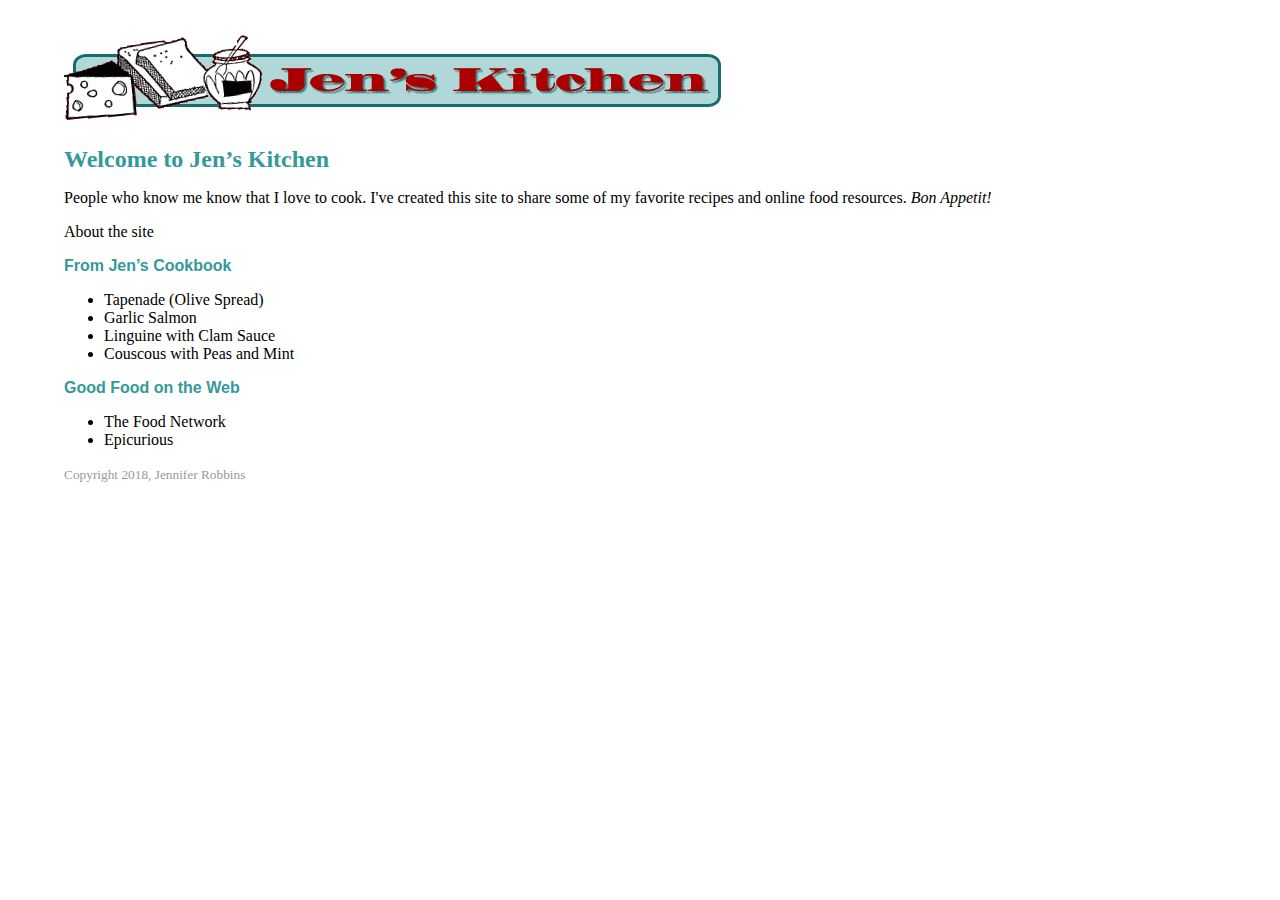
<file: LWD5e_materials/ch06/Exercise 6-1 to 6-7/jenskitchen/index.html>
<!DOCTYPE html><html><head><meta charset="utf-8"><title>Jen's Kitchen</title><style>body {	margin: 2em 5%;	font-family: Georgia, "Times New Roman", Times, serif;}h1, h2 {		color: #399;}h1 {	font-size: 1.5em;}h2 {	font-family: Verdana, Geneva, sans-serif;	font-size: 1em;}small {	color: #999;}</style></head><body><img src="images/jenskitchen.gif" alt="Jen's Kitchen banner" width="660" height="94"><h1>Welcome to Jen&rsquo;s Kitchen</h1><p>People who know me know that I love to cook. I've created this site to share some of my favorite recipes and online food resources. <i>Bon Appetit!</i> </p><p>About the site</p><h2>From Jen&rsquo;s Cookbook</h2><ul>  <li>Tapenade (Olive Spread)</li>  <li>Garlic Salmon</li>  <li>Linguine with Clam Sauce</li>  <li>Couscous with Peas and Mint</li></ul><h2>Good Food on the Web</h2><ul>  <li>The Food Network</li>  <li>Epicurious </li></ul><p><small>Copyright 2018, Jennifer Robbins</small></p></body></html>
</file>
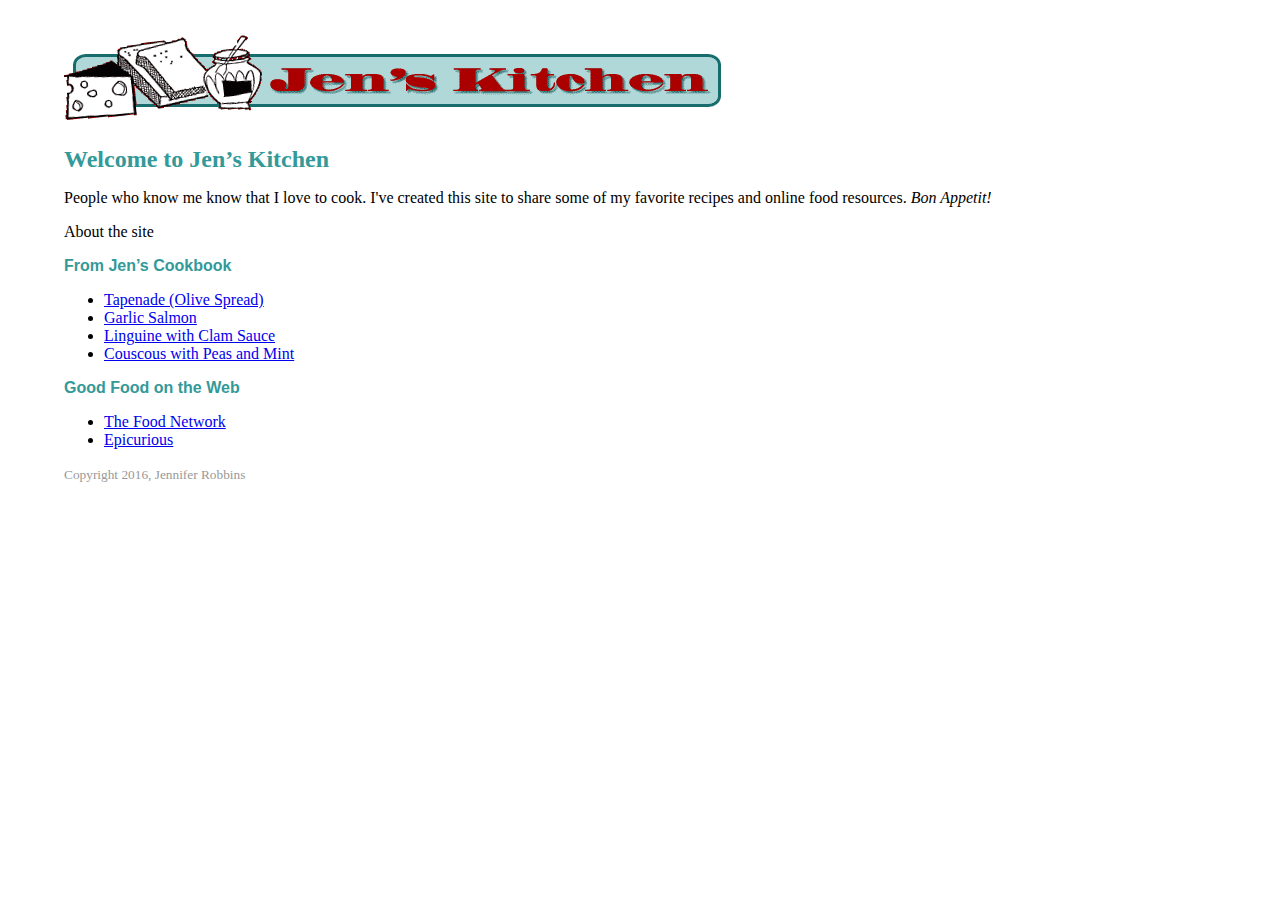
<file: LWD5e_materials/ch06/finished exercises/jenskitchen/index.html>
<!DOCTYPE html><html><head><meta charset="utf-8"><title>Jen's Kitchen</title><style>body {	margin: 2em 5%;	font-family: Georgia, "Times New Roman", Times, serif;}h1, h2 {		color: #399;}h1 {	font-size: 1.5em;}h2 {	font-family: Verdana, Geneva, sans-serif;	font-size: 1em;}small {	color: #999;}</style></head><body><img src="images/jenskitchen.gif" alt="Jen's Kitchen banner" width="660" height="94"><h1>Welcome to Jen&rsquo;s Kitchen</h1><p>People who know me know that I love to cook. I've created this site to share some of my favorite recipes and online food resources. <i>Bon Appetit!</i> </p><p>About the site</p><h2>From Jen&rsquo;s Cookbook</h2><ul>  <li><a href="recipes/tapenade.html">Tapenade (Olive Spread)</a></li>  <li><a href="recipes/salmon.html">Garlic Salmon</a></li>  <li><a href="recipes/pasta/linguine.html">Linguine with Clam Sauce</a></li>  <li><a href="recipes/pasta/couscous.html">Couscous with Peas and Mint</a></li></ul><h2>Good Food on the Web</h2><ul>  <li><a href="http://www.foodnetwork.com">The Food Network</a></li>  <li><a href="http://www.epicurious.com">Epicurious</a></li></ul><p><small>Copyright 2016, Jennifer Robbins</small></p></body></html>
</file>
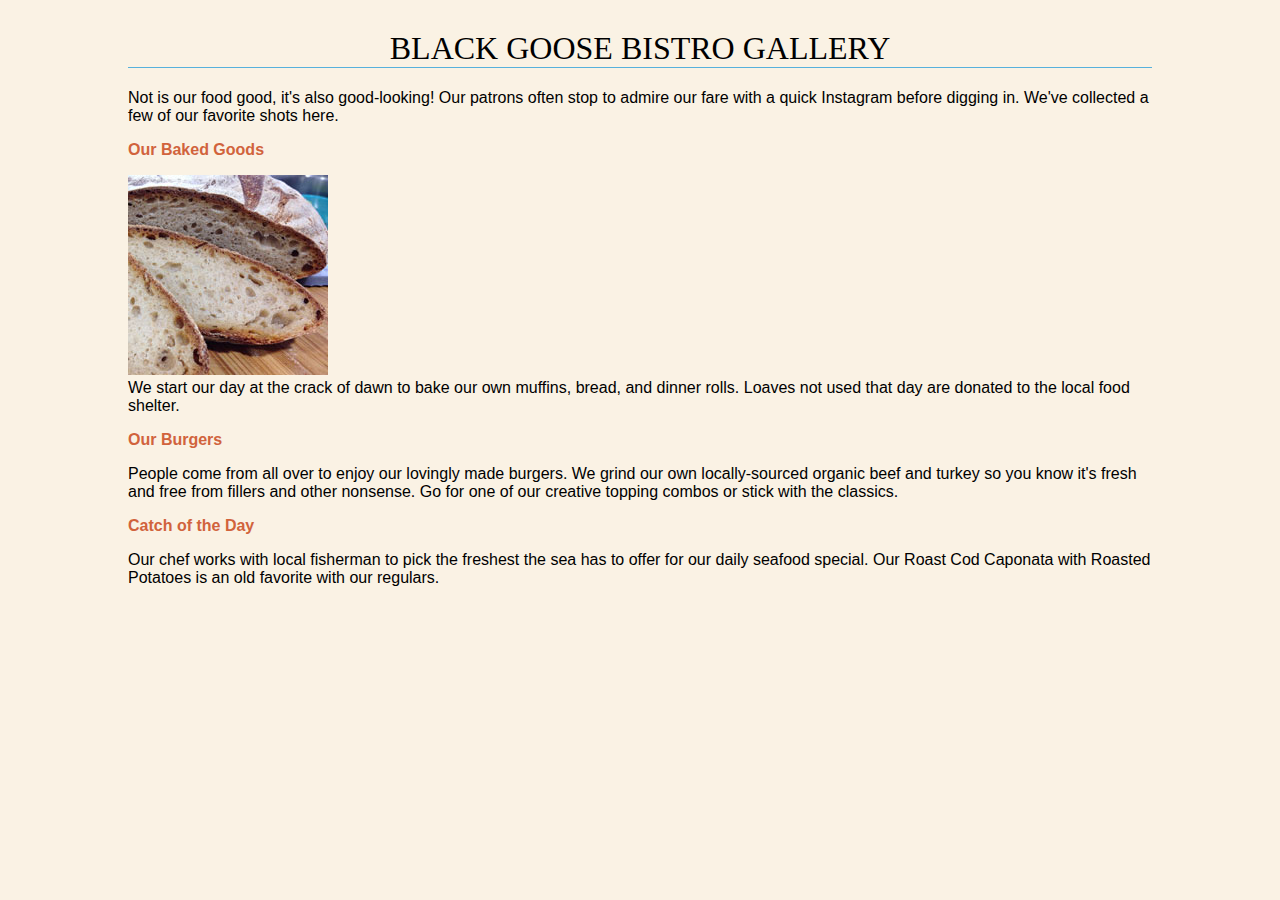
<file: LWD5e_materials/ch07/Exercise 07-01/gallery/index.html>
<!doctype html>
<html>
<head>
<meta charset="UTF-8">
<title>Black Goose Bistro Gallery</title>
<style>
body {
  background-color: #faf2e4;
  margin: 0 10%;
  font-family: sans-serif;
  }

h1 {
  text-align: center;
  font-family: serif;
  font-weight: normal;
  text-transform: uppercase;
  border-bottom: 1px solid #57b1dc;
  margin-top: 30px;
}

h2 {
  color: #d1633c;
  font-size: 1em;
}

</style>

</head>

<body>


<h1>Black Goose Bistro Gallery</h1>
<p>Not is our food good, it's also good-looking! Our patrons often stop to admire our fare with a quick Instagram before digging in. We've collected a few of our favorite shots here.</p>

<h2>Our Baked Goods</h2>
<p><a href="bread.html"><img src="thumbnails/bread-200.jpg" alt="close-up of sliced rustic bread"></a><br>
We start our day at the crack of dawn to bake our own muffins, bread, and dinner rolls. Loaves not used that day are donated to the local food shelter. </p>

<h2>Our Burgers</h2>
<p>People come from all over to enjoy our lovingly made burgers. We grind our own locally-sourced organic beef and turkey so you know it's fresh and free from fillers and other nonsense. Go for one of our creative topping combos or stick with the classics. </p>

<h2>Catch of the Day</h2>
<p>Our chef works with local fisherman to pick the freshest the sea has to offer for our daily seafood special. Our Roast Cod Caponata with Roasted Potatoes is an old favorite with our regulars.</p>



</body>
</html>
</file>
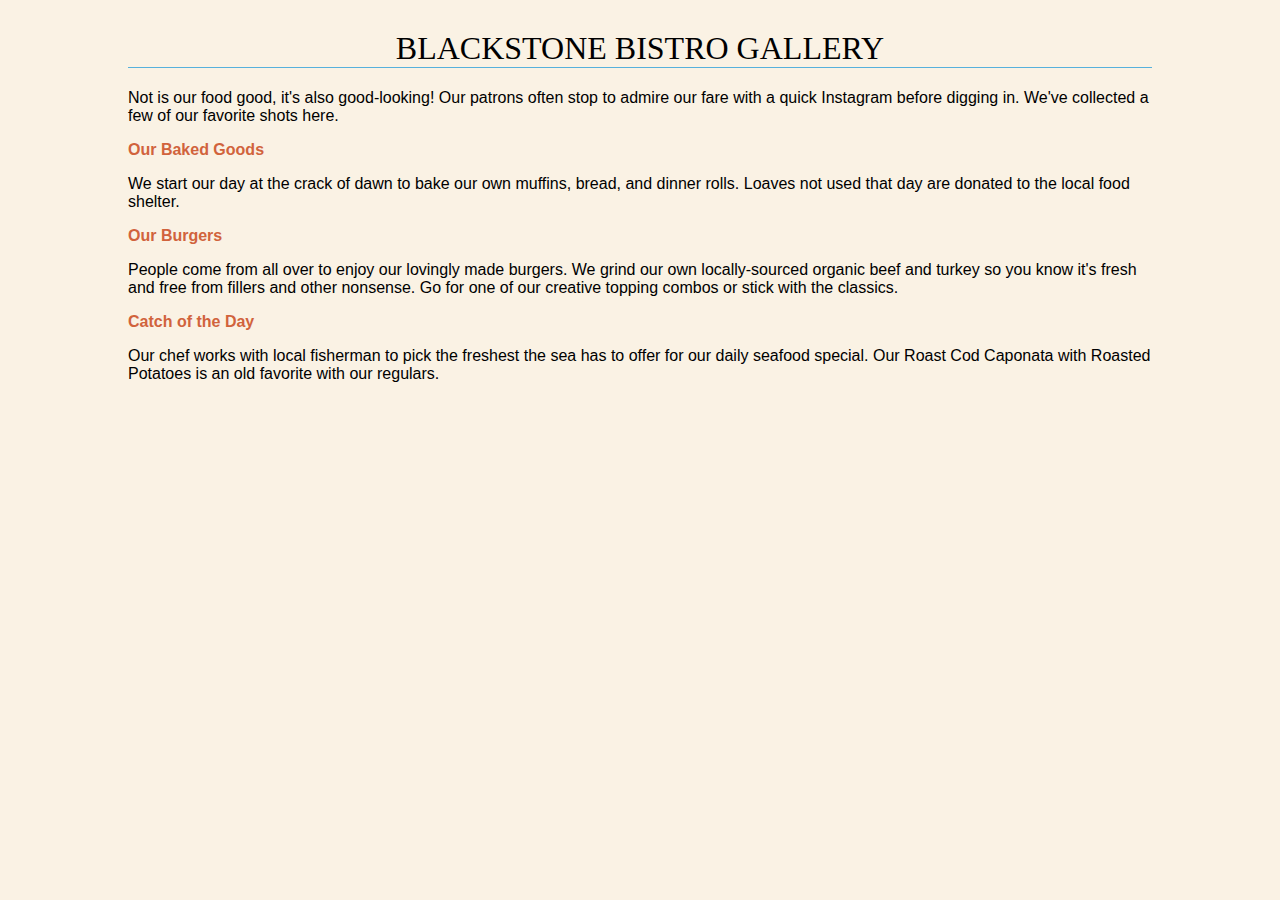
<file: LWD5e_materials/ch07/Exercise 07-03/responsivegallery/index.html>
<!doctype html>
<html>
<head>
<meta charset="UTF-8">
<title>Blackstone Bistro Gallery</title>
<meta name="viewport" content="width=device-width, initial-scale=1">
<style>
body {
  background-color: #faf2e4;
  margin: 0 10%;
  font-family: sans-serif;
  }

h1 {
  text-align: center;
  font-family: serif;
  font-weight: normal;
  text-transform: uppercase;
  border-bottom: 1px solid #57b1dc;
  margin-top: 30px;
}

h2 {
  color: #d1633c;
  font-size: 1em;
}
img {
	max-width: 100%;
}
</style>

</head>

<body>


<h1>Blackstone Bistro Gallery</h1>
<p>Not is our food good, it's also good-looking! Our patrons often stop to admire our fare with a quick Instagram before digging in. We've collected a few of our favorite shots here.</p>

<h2>Our Baked Goods</h2>
<p>We start our day at the crack of dawn to bake our own muffins, bread, and dinner rolls. Loaves not used that day are donated to the local food shelter. </p>

<h2>Our Burgers</h2>
<p>People come from all over to enjoy our lovingly made burgers. We grind our own locally-sourced organic beef and turkey so you know it's fresh and free from fillers and other nonsense. Go for one of our creative topping combos or stick with the classics. </p>

<h2>Catch of the Day</h2>
<p>Our chef works with local fisherman to pick the freshest the sea has to offer for our daily seafood special. Our Roast Cod Caponata with Roasted Potatoes is an old favorite with our regulars.</p>



</body>
</html>
</file>
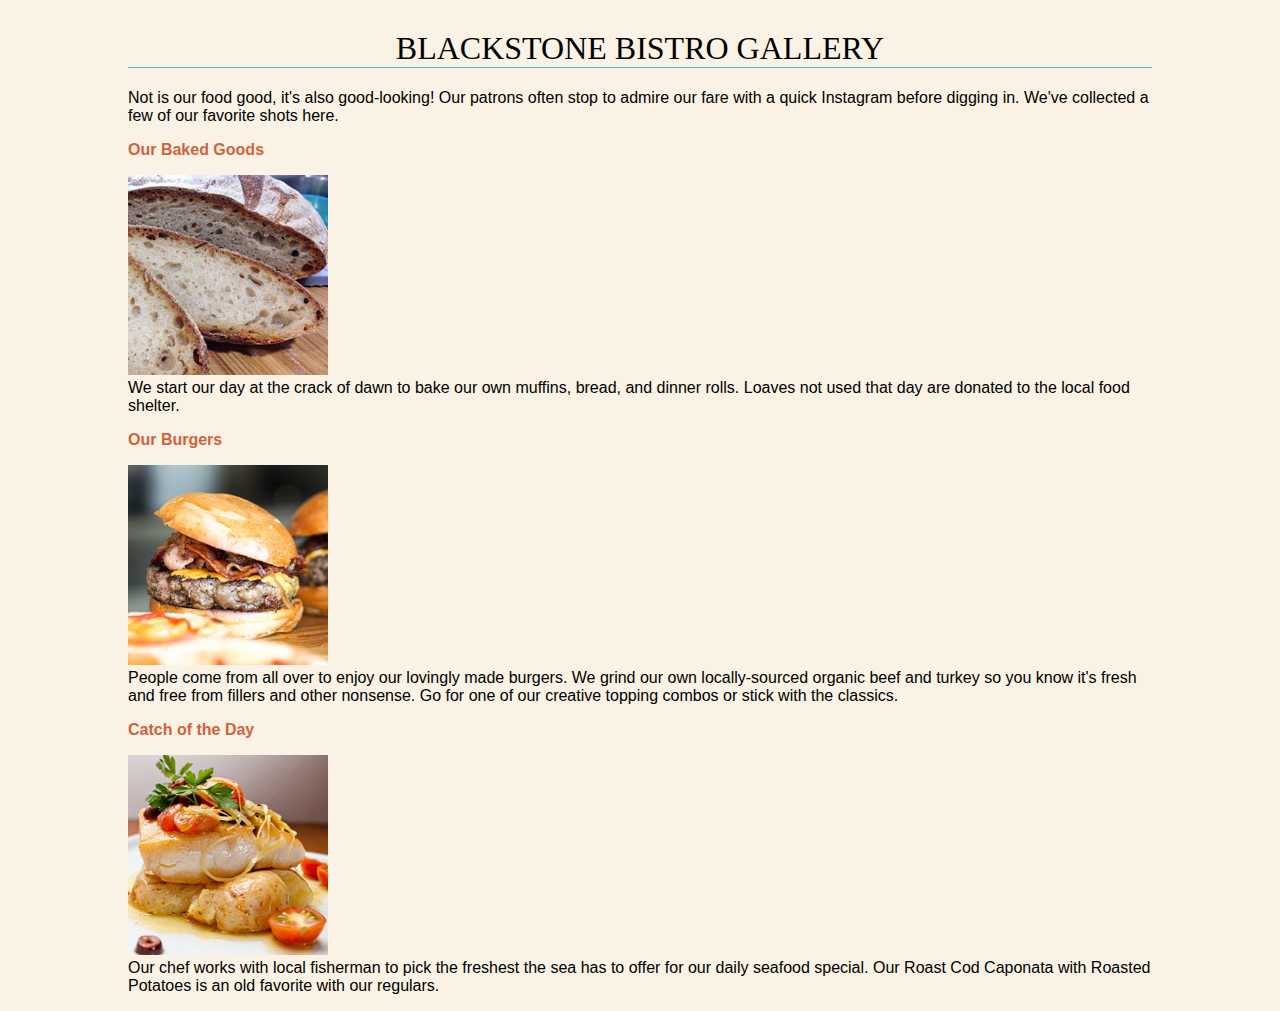
<file: LWD5e_materials/ch07/finished exercises/gallery/index.html>
<!doctype html>
<html>
<head>
<meta charset="UTF-8">
<title>Black Goose Bistro Gallery</title>
<style>
body {
  background-color: #faf2e4;
  margin: 0 10%;
  font-family: sans-serif;
  }

h1 {
  text-align: center;
  font-family: serif;
  font-weight: normal;
  text-transform: uppercase;
  border-bottom: 1px solid #57b1dc;
  margin-top: 30px;
}

h2 {
  color: #d1633c;
  font-size: 1em;
}

</style>

</head>

<body>


<h1>Blackstone Bistro Gallery</h1>
<p>Not is our food good, it's also good-looking! Our patrons often stop to admire our fare with a quick Instagram before digging in. We've collected a few of our favorite shots here.</p>

<h2>Our Baked Goods</h2>
<p><a href="bread.html"><img src="thumbnails/bread-200.jpg" alt="close-up of sliced rustic bread" width="200" height="200"></a><br>
We start our day at the crack of dawn to bake our own muffins, bread, and dinner rolls. Loaves not used that day are donated to the local food shelter. </p>

<h2>Our Burgers</h2>
<p><a href="burgers.html"><img src="thumbnails/burgers-200.jpg" alt="juicy burgers on a cutting board" width="200" height="200"></a><br>
People come from all over to enjoy our lovingly made burgers. We grind our own locally-sourced organic beef and turkey so you know it's fresh and free from fillers and other nonsense. Go for one of our creative topping combos or stick with the classics. </p>

<h2>Catch of the Day</h2>
<p><a href="fish.html"><img src="thumbnails/fish-200.jpg" alt="baked fish with potatoes and cherry tomatoes" width="200" height="200"></a><br>
Our chef works with local fisherman to pick the freshest the sea has to offer for our daily seafood special. Our Roast Cod Caponata with Roasted Potatoes is an old favorite with our regulars.</p>



</body>
</html>
</file>
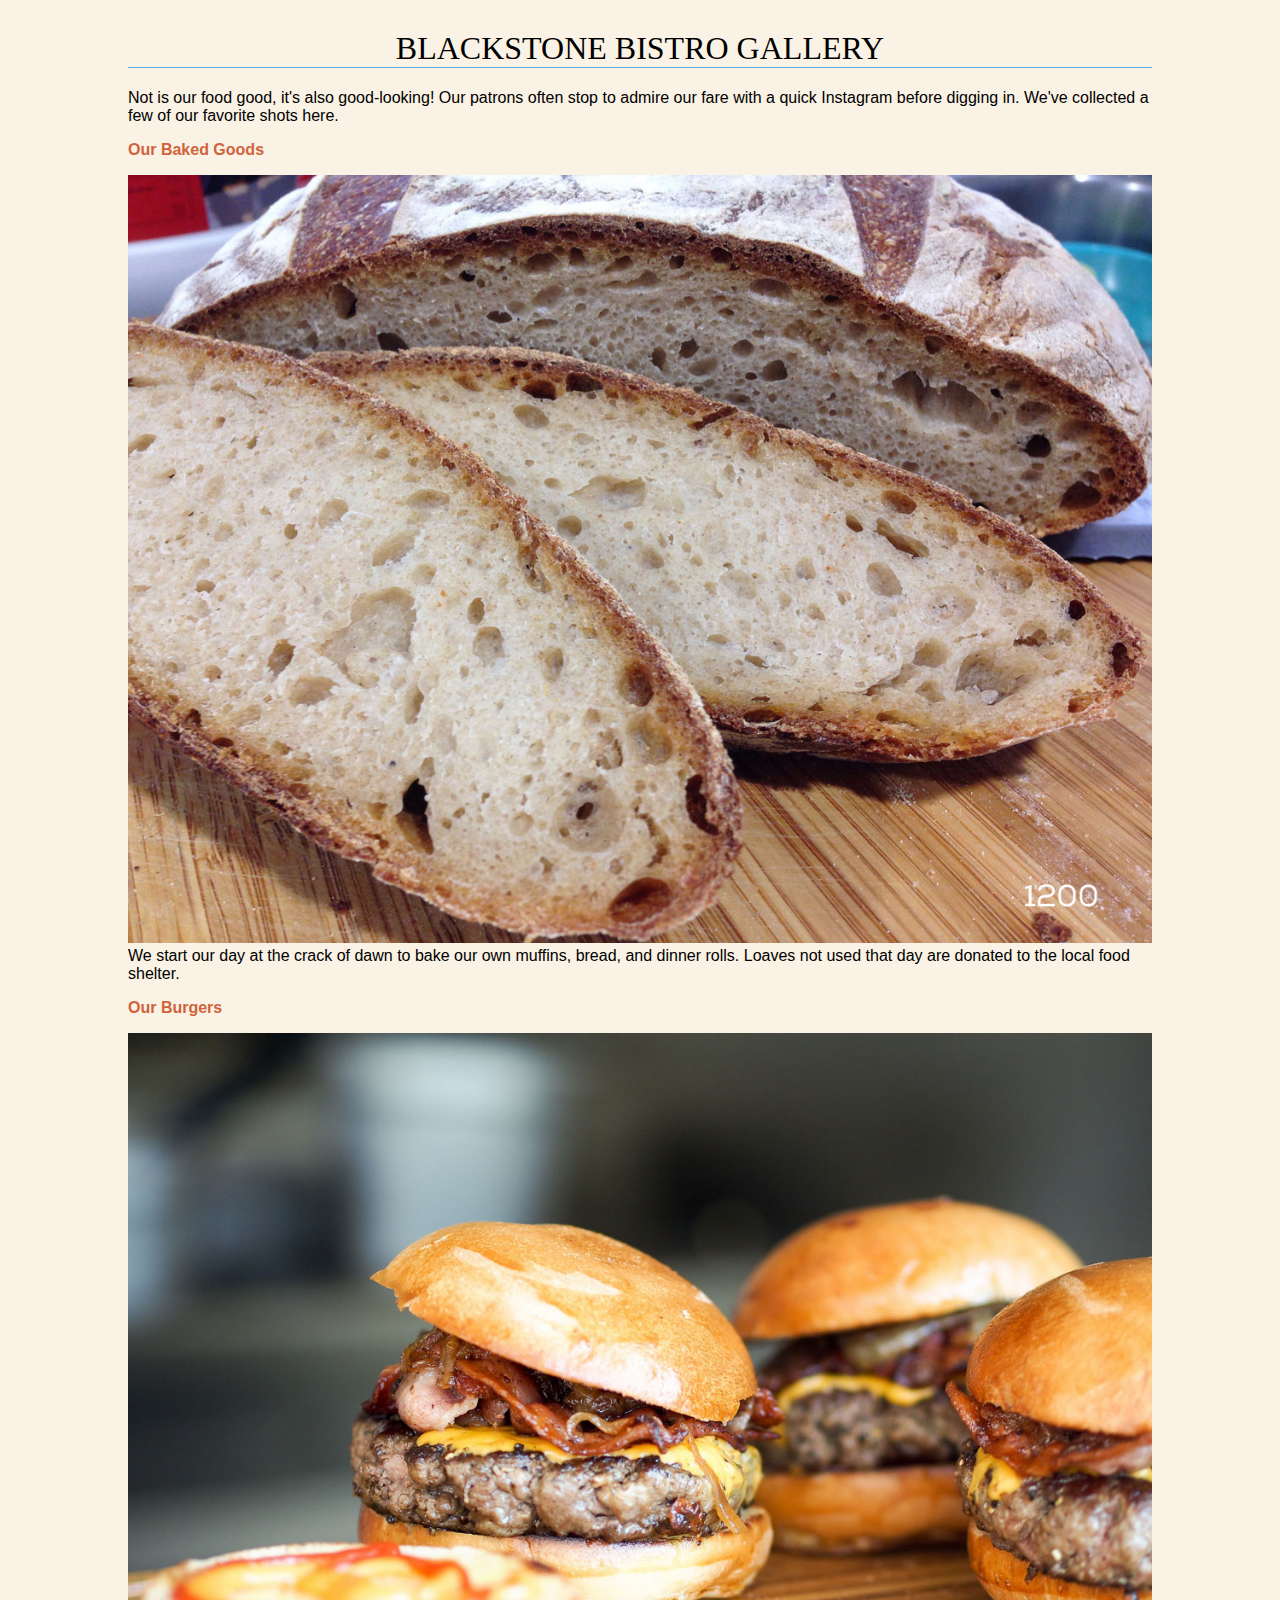
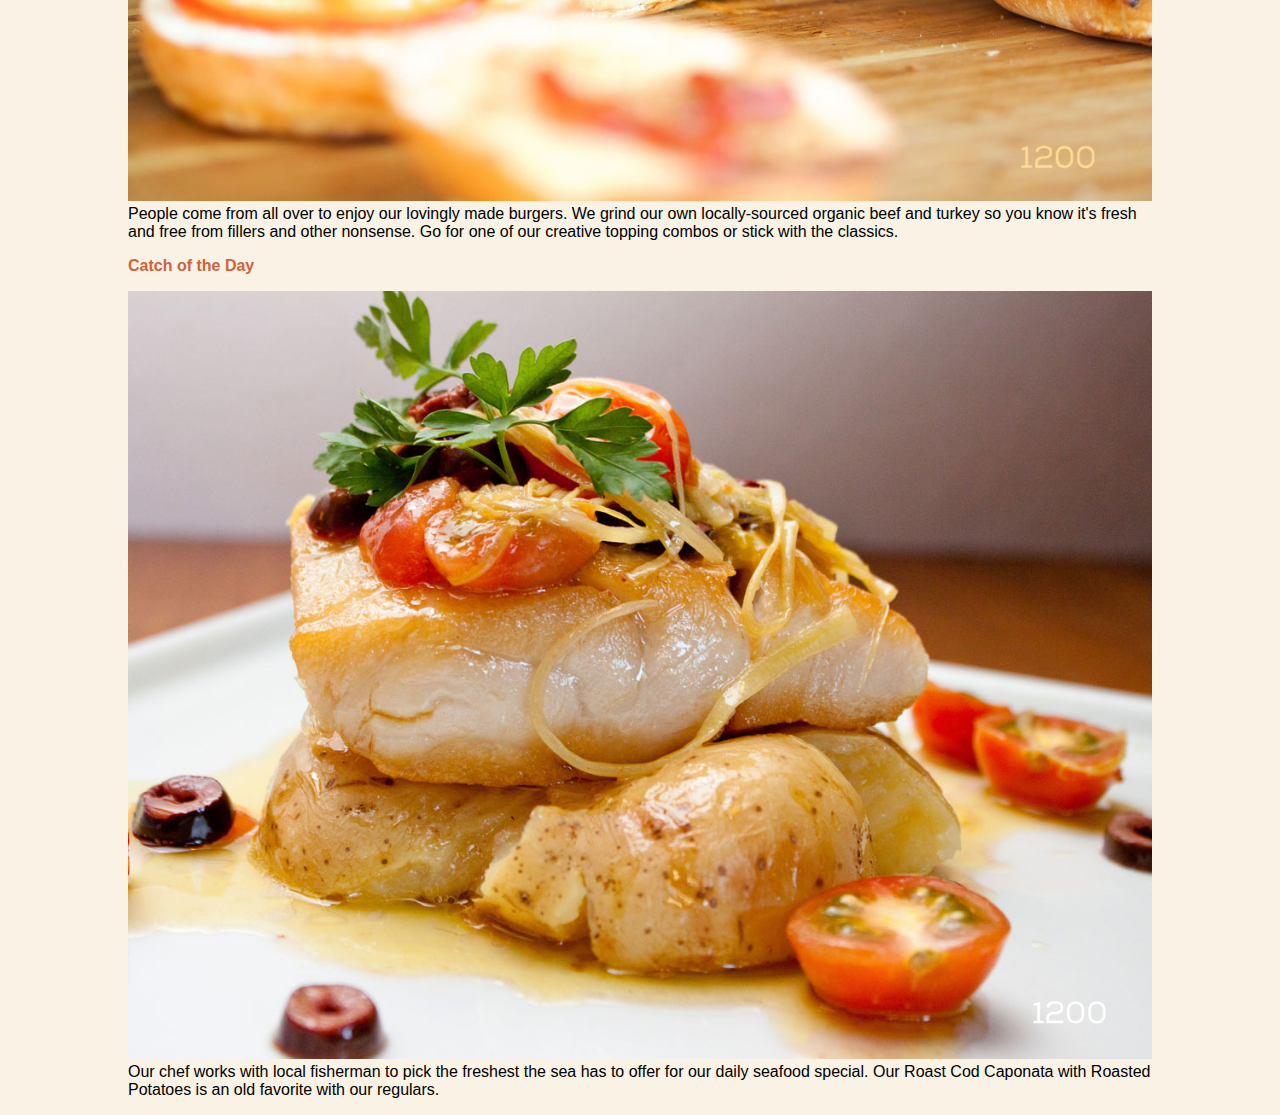
<file: LWD5e_materials/ch07/finished exercises/responsivegallery/index.html>
<!doctype html>
<html>
<head>
<meta charset="UTF-8">
<title>Black Goose Bistro Gallery</title>
<meta name="viewport" content="width=device-width, initial-scale=1">
<style>
body {
  background-color: #faf2e4;
  margin: 0 10%;
  font-family: sans-serif;
  }

h1 {
  text-align: center;
  font-family: serif;
  font-weight: normal;
  text-transform: uppercase;
  border-bottom: 1px solid #57b1dc;
  margin-top: 30px;
}

h2 {
  color: #d1633c;
  font-size: 1em;
}
img {
	max-width: 100%;
}
</style>

</head>

<body>


<h1>Blackstone Bistro Gallery</h1>
<p>Not is our food good, it's also good-looking! Our patrons often stop to admire our fare with a quick Instagram before digging in. We've collected a few of our favorite shots here.</p>

<h2>Our Baked Goods</h2>
<p>
<picture>
  <source media="(min-width: 480px)" srcset="images/bread-800.jpg 800w, images/bread-1200.jpg 1200w" sizes="80vw">
  <img src="images/bread-400.jpg" alt="close-up of sliced rustic bread">
</picture>
<br>We start our day at the crack of dawn to bake our own muffins, bread, and dinner rolls. Loaves not used that day are donated to the local food shelter. </p>

<h2>Our Burgers</h2>
<p>
<picture>
  <source media="(min-width: 480px)" srcset="images/burgers-800.jpg 800w, images/burgers-1200.jpg 1200w" sizes="80vw">
  <img src="images/burgers-400.jpg" alt="juicy burgers on a cutting board">
</picture><br>
People come from all over to enjoy our lovingly made burgers. We grind our own locally-sourced organic beef and turkey so you know it's fresh and free from fillers and other nonsense. Go for one of our creative topping combos or stick with the classics. </p>

<h2>Catch of the Day</h2>
<p>
<picture>
  <source media="(min-width: 480px)" srcset="images/fish-800.jpg 800w, images/fish-1200.jpg 1200w" sizes="80vw">
  <img src="images/fish-400.jpg" alt="baked fish with potatoes and cherry tomatoes">
</picture><br>
Our chef works with local fisherman to pick the freshest the sea has to offer for our daily seafood special. Our Roast Cod Caponata with Roasted Potatoes is an old favorite with our regulars.</p>



</body>
</html>
</file>
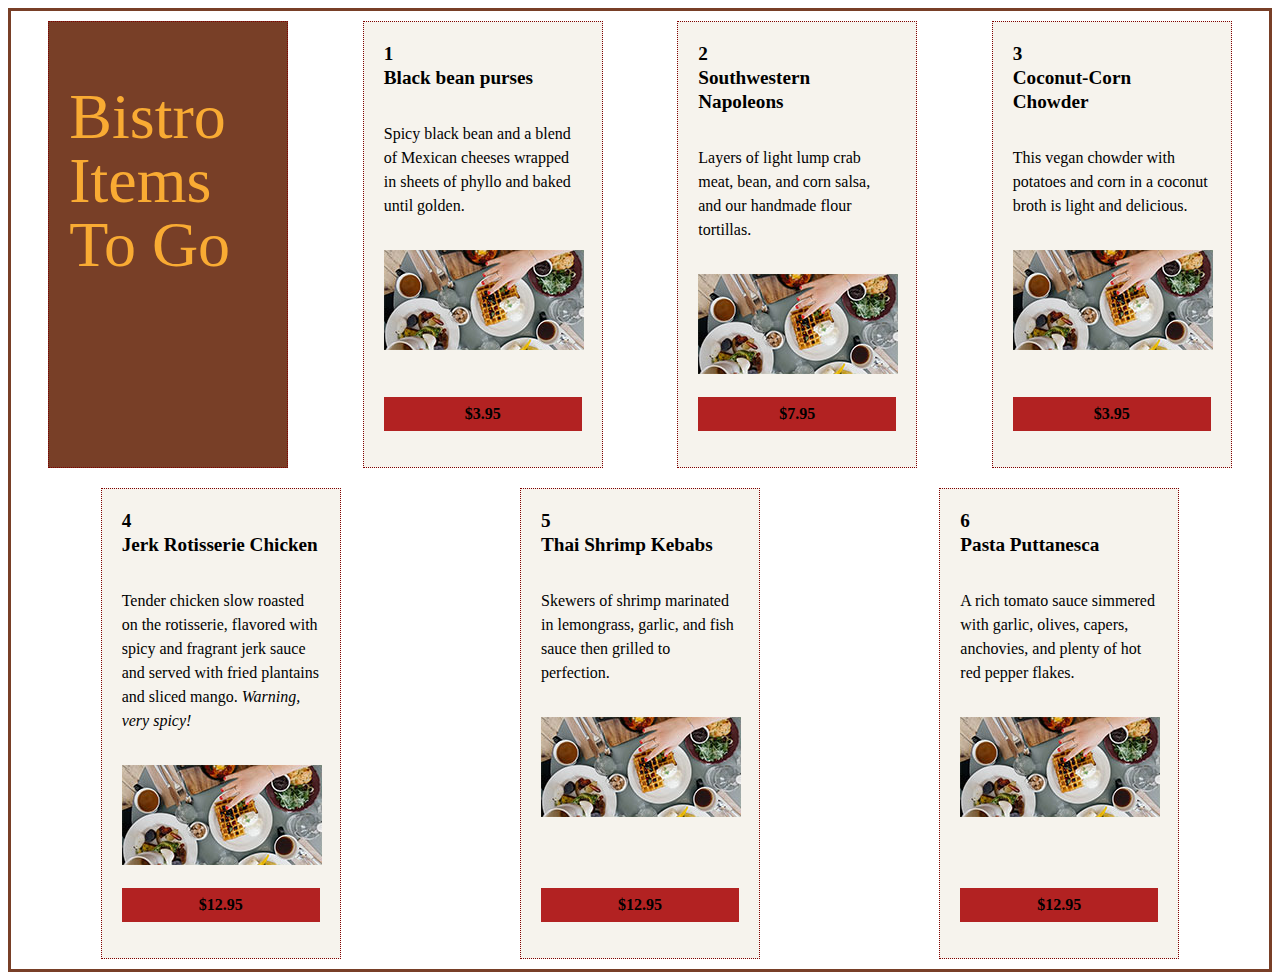
<file: flexbox 16-2/flex-menu.html>
<!doctype html>
<html>
<head>
<meta charset="UTF-8">
<title>Flexbox Product Listing Exercise</title>

<style>
html {
  box-sizing: border-box;
}
*, *:before, *:after {
  box-sizing: inherit;
}
body {
  font-family: Georgia, serif;
  line-height: 1.5em;
}
h1 {
  font-size: 4em;
  font-weight: normal;
}
h2 {
  font-size: 1.2em;
  margin-top: 0;
}
#menu {
  border: 3px solid #783F27;
display: flex;
    flex-direction: row-reverse;
    align-items: flex-start;
    flex-wrap: wrap;
    flex-flow: row wrap; 
    justify-content: center;
    align-items: flex-start;
    align-items: stretch;
    justify-content: space-around;
    

}
section {
  background: #F6F3ED;
  margin: 10px;
  padding: 20px;
  border: 1px dotted maroon;
  width: 240px;
    display: flex;
    flex-direction: column;
    
}
.title {
  background-color: #783F27;
  color: #F9AB33;
  line-height: 4em;
}
.price {
  font-weight: bold;
  background: #F9AB23;
  padding: 5px;
  width: 100%;
  text-align: center;
    margin-top: auto;
    background-color: firebrick;
}
</style>

</head>

<body>
<div id="menu">
<section class="title">
<h1>Bistro Items To Go</h1>
</section>

<section class="dish">
<h2>1<br>Black bean purses</h2>
<p class="info">Spicy black bean and a blend of Mexican cheeses wrapped in sheets of phyllo and baked until golden.</p>
<p class="photo"><img src="table.jpg" alt=""></p>
<p class="price">$3.95</p>
</section>

<section class="dish">
<h2>2<br>Southwestern Napoleons</h2>
<p class="info">Layers of light lump crab meat, bean, and corn salsa, and our handmade flour tortillas.</p>
<p class="photo"><img src="table.jpg" alt=""></p>
<p class="price">$7.95</p>
</section>

<section class="dish">
<h2>3<br>Coconut-Corn Chowder</h2>
<p class="info">This vegan chowder with potatoes and corn in a coconut broth is light and delicious.</p>
<p class="photo"><img src="table.jpg" alt=""></p>
<p class="price">$3.95</p>
</section>

<section class="dish">
<h2>4<br>Jerk Rotisserie Chicken</h2>
<p class="info">Tender chicken slow roasted on the rotisserie, flavored with spicy and fragrant jerk sauce and served with fried plantains and sliced mango. <em>Warning, very spicy!</em></p>
<p class="photo"><img src="table.jpg" alt=""></p>
<p class="price">$12.95</p>
</section>

<section class="dish">
<h2>5<br>Thai Shrimp Kebabs</h2>
<p class="info">Skewers of shrimp marinated in lemongrass, garlic, and fish sauce then grilled to perfection.</p>
<p class="photo"><img src="table.jpg" alt=""></p>
<p class="price">$12.95</p>
</section>

<section class="dish">
<h2>6<br>Pasta Puttanesca</h2>
<p class="info">A rich tomato sauce simmered with garlic, olives, capers, anchovies, and plenty of hot red pepper flakes.</p>
<p class="photo"><img src="table.jpg" width="200" height="100" alt=""></p>
<p class="price">$12.95</p>
</section>


</div>

</body>
</html>
</file>
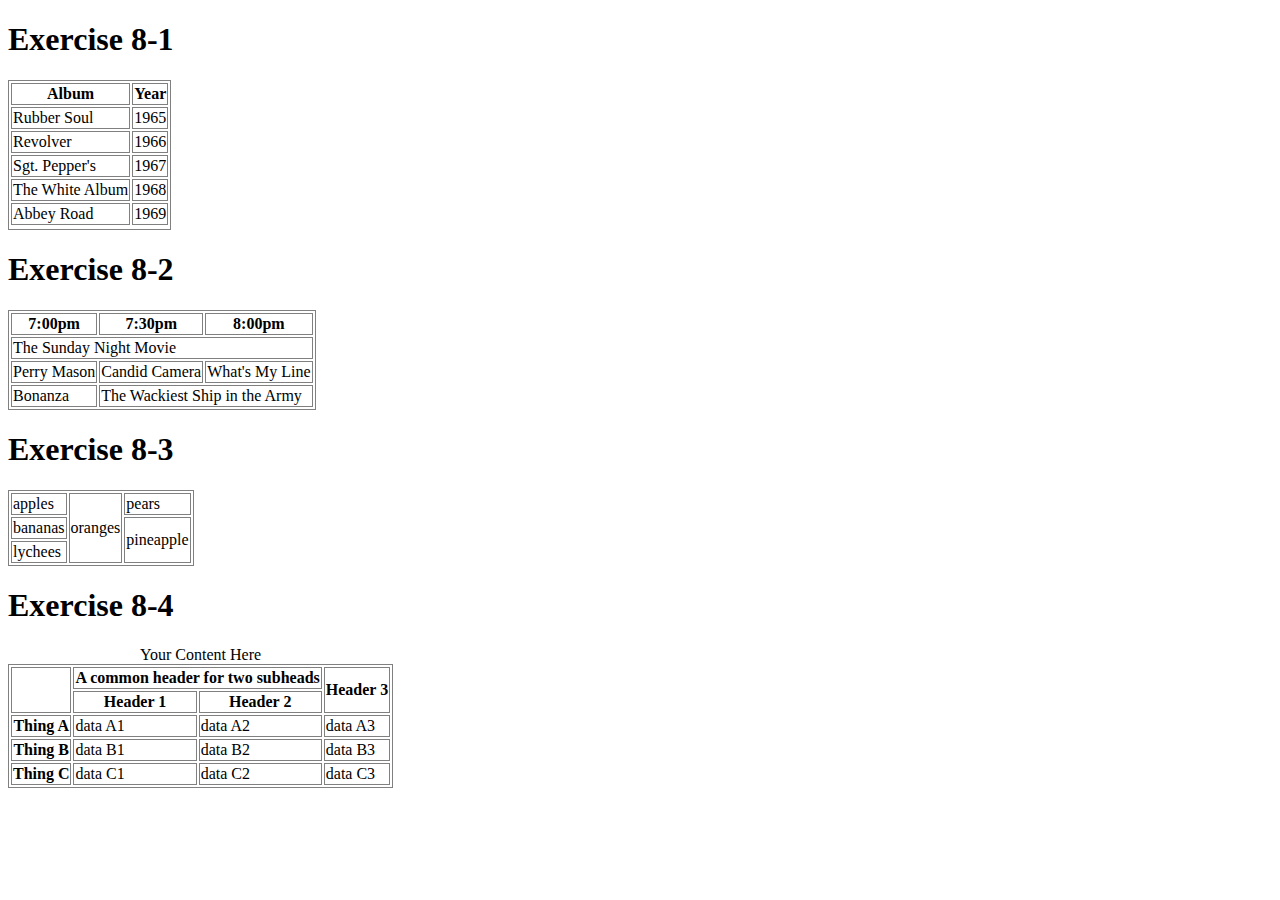
<file: LWD5e_materials/ch08/CH08_exercises_finished.html>
<!doctype html>
<html>
<head>
<meta charset="UTF-8">
<title>Untitled Document</title>
<style>
table, td, th {border: 1px solid gray;}
</style>
</head>

<body>


<h1>Exercise 8-1</h1>
<table>
<tr>
  <th>Album</th>
  <th>Year</th>
</tr>
<tr>
  <td>Rubber Soul</td>
  <td>1965</td>
</tr>
<tr>
  <td>Revolver</td>
  <td>1966</td>
</tr>
<tr>
  <td>Sgt. Pepper's</td>
  <td>1967</td>
</tr>
<tr>
  <td>The White Album</td>
  <td>1968</td>
</tr>
<tr>
  <td>Abbey Road</td>
  <td>1969</td>
<tr>
</table>


<h1>Exercise 8-2</h1>
<table>
  <tr>
    <th>7:00pm</th><th>7:30pm</th><th>8:00pm</th>
  </tr>
  <tr>
    <td colspan="3">The Sunday Night Movie</td>
  </tr>
  <tr>
    <td>Perry Mason</td>
    <td>Candid Camera</td>
    <td>What's My Line</td>
  </tr>
  <tr>
    <td>Bonanza</td>
    <td colspan="2">The Wackiest Ship in the Army</td>
  </tr>
</table>


<h1>Exercise 8-3</h1>
<table>
  <tr>
    <td>apples</td>
    <td rowspan="3">oranges</td>
    <td>pears</td>
  </tr>
  <tr>
    <td>bananas</td>
    <td rowspan="2">pineapple</td>
  </tr>
  <tr>
    <td>lychees</td>
  </tr>
</table>

<h1>Exercise 8-4</h1>
<table>
   <caption>Your Content Here</caption>
   <colgroup></colgroup>
   <colgroup span="3"></colgroup>
  <thead>
  <tr>
    <th rowspan="2">&nbsp;</th>
    <th colspan="2">A common header for two subheads</th>
    <th rowspan="2">Header 3</th>
  </tr>
  <tr>
    <th>Header 1</th>
    <th>Header 2</th>
  </tr>
  </thead>
  <tbody>
  <tr>
    <th scope="row">Thing A</th>
    <td>data A1</td>
    <td>data A2</td>
    <td>data A3</td>
  </tr>
  <tr>
    <th scope="row">Thing B </th>
    <td>data B1</td>
    <td>data B2</td>
    <td>data B3</td>
  </tr>
  <tr>
    <th scope="row">Thing C</th>
    <td>data C1</td>
    <td>data C2</td>
    <td>data C3</td>
  </tr>
  </tbody>
</table>

</body>
</html>
</file>
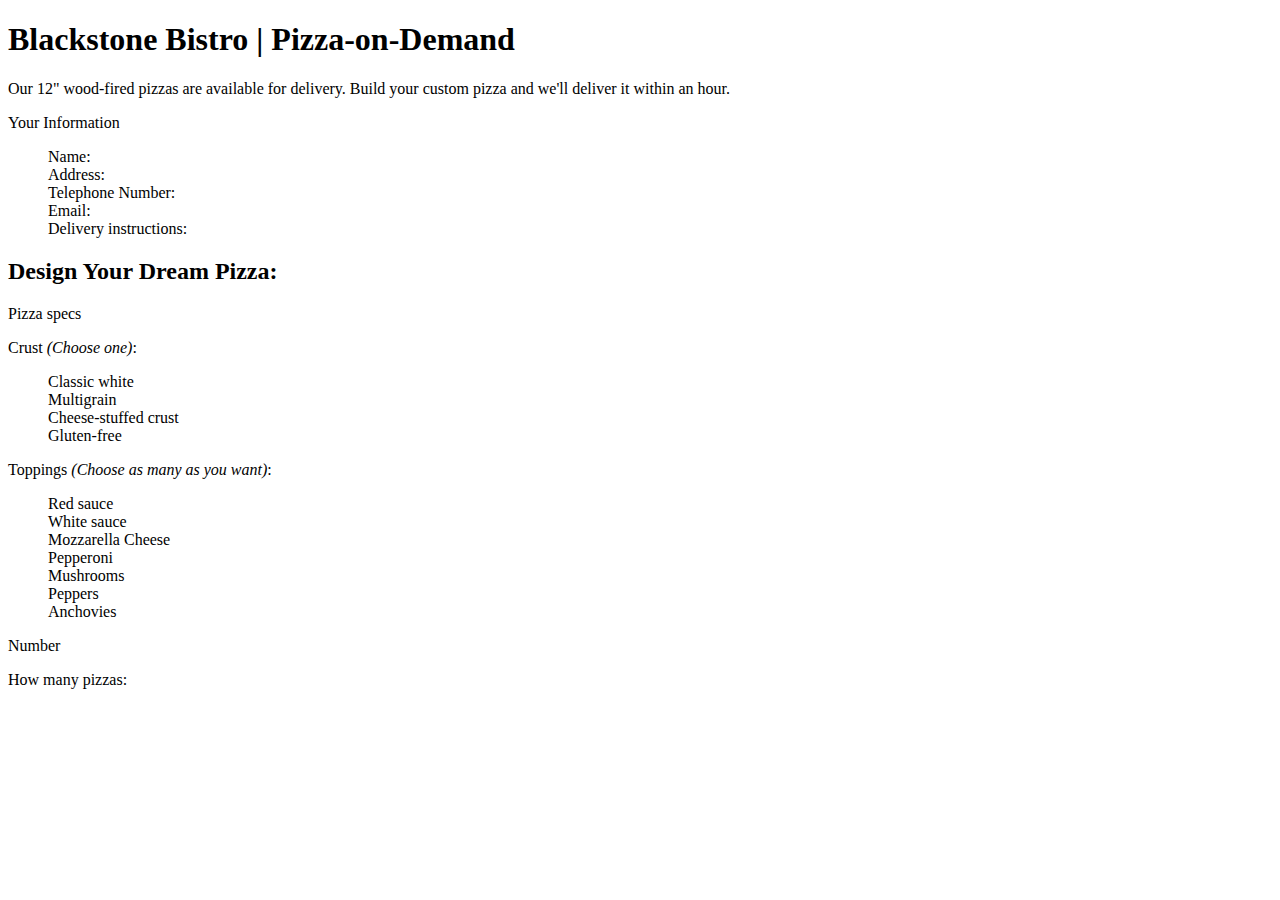
<file: LWD5e_materials/ch09/pizza.html>
<!DOCTYPE html >
<html>
<head>
  <meta charset="utf-8" >
   <title>Blackstone Bistro: Pizza-on-Demand</title>
   <style type="text/css">
      ol, ul { 
     list-style-type: none;
      }
   </style>
</head>

<body>

<h1>Blackstone Bistro | Pizza-on-Demand</h1>

<p>Our 12" wood-fired pizzas are available for delivery. Build your custom pizza and we'll deliver it within an hour.</p>


Your Information
<ul>
  <li>Name:</li>
  <li>Address:</li>
  <li>Telephone Number:</li>
  <li>Email:</li>
  <li>Delivery instructions:</li>
</ul>


<h2>Design Your Dream Pizza:</h2>

<p>Pizza specs<p>

<p>Crust <em>(Choose one)</em>:</p>
<ul>
  <li>Classic white</li>
  <li>Multigrain</li>
  <li>Cheese-stuffed crust</li>
  <li>Gluten-free</li>
</ul>

<p>Toppings <em>(Choose as many as you want)</em>:</p>
<ul>
  <li>Red sauce</li>
  <li>White sauce</li>
  <li>Mozzarella Cheese</li>
  <li>Pepperoni</li>
  <li>Mushrooms</li>
  <li>Peppers</li>
  <li>Anchovies</li>
</ul>

<p>Number</p>
<p>How many pizzas:<p>

</body>
</html>
</file>
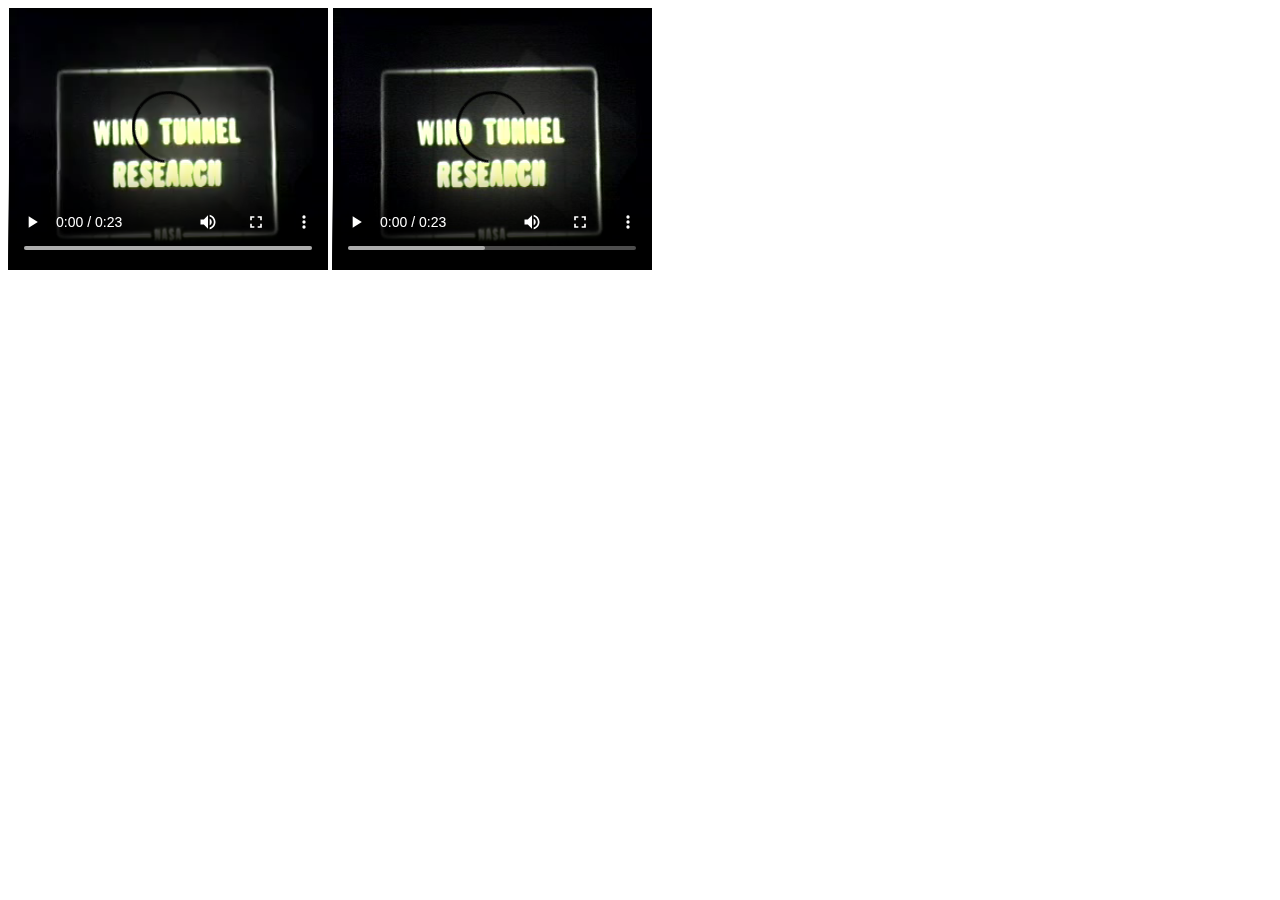
<file: LWD5e_materials/ch10/exercise10-2_final.html>
<!doctype html>
<html>
<head>
<meta charset="UTF-8">
<title>Video Test</title>
</head>

<body>

<video src="windtunnel.mp4" width="320" height="262" controls>
  Your browser doesn't support HTML5 video. Sorry.
</video>


<video id="video" controls width="320" height="262" >          <source src="windtunnel.webm" type="video/webm">  <source src="windtunnel.mp4" type="video/mp4">  <source src="windtunnel.ogg" type="video/ogg">         Your browser doesn't support HTML5 video. Sorry.
</video>
</body>
</html>
</file>
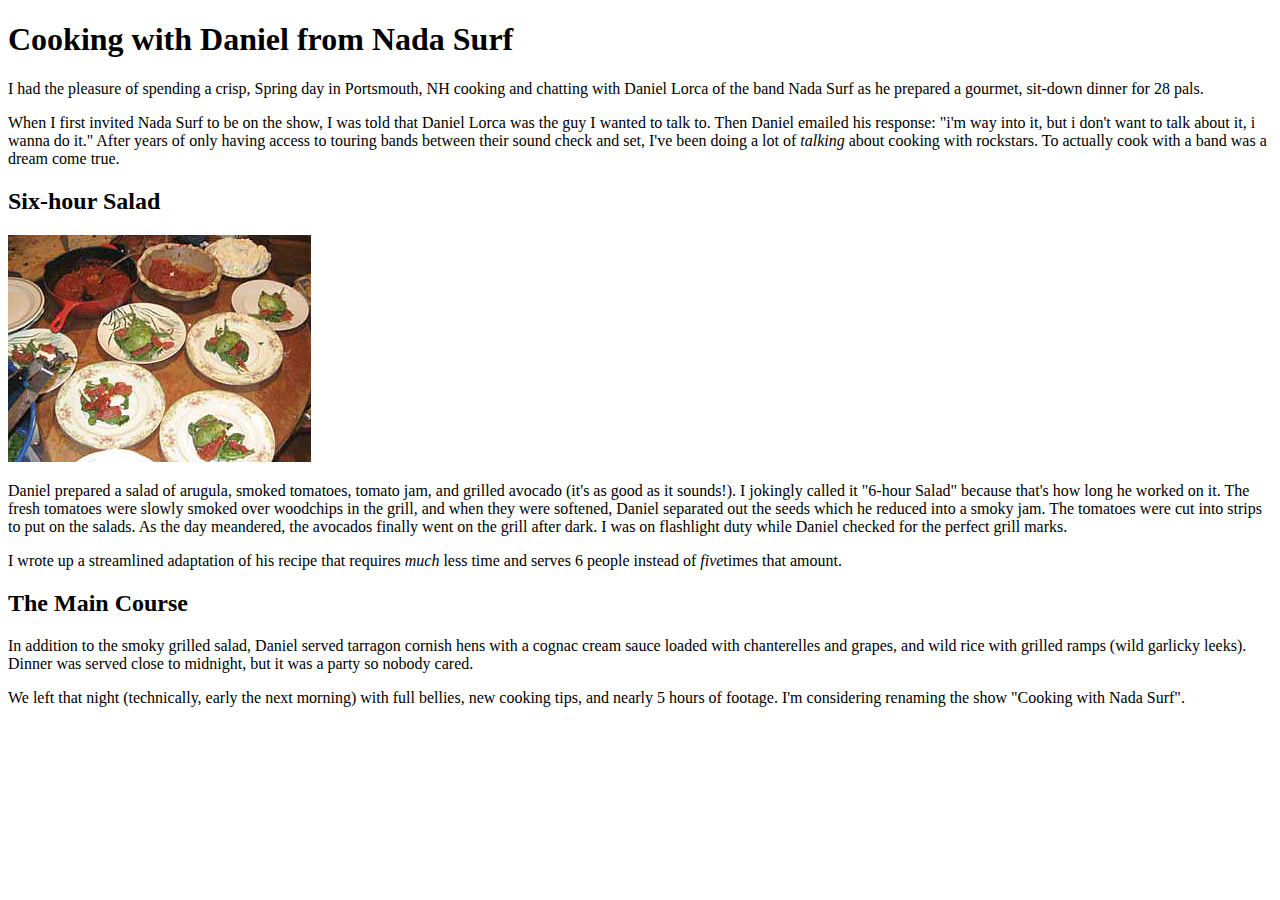
<file: LWD5e_materials/ch11/cooking.html>
<!doctype html>
<html>
<head>
<meta charset="UTF-8">
<title>Cooking with Nada Surf</title>
<style>
</style>
</head>

<body>
<h1>Cooking with Daniel from Nada Surf</h1>

<p>I had the pleasure of spending a crisp, Spring day in Portsmouth, NH cooking and chatting with Daniel Lorca of the band Nada Surf as he prepared a gourmet, sit-down dinner for 28 pals.</p>

<p>When I first invited Nada Surf to be on the show, I was told that Daniel Lorca was the guy I wanted to talk to. Then Daniel emailed his response: "i'm way into it, but i don't want to talk about it, i wanna do it." After years of only having access to touring bands between their sound check and set, I've been doing a lot of <em>talking</em> about cooking with rockstars. To actually cook with a band was a dream come true.</p>

<h2>Six-hour Salad</h2>

<p><img src="salads.jpg" alt="Smoked tomato salads on plates"></p>

<p>Daniel prepared a salad of arugula, smoked tomatoes, tomato jam, and grilled avocado (it's as good as it sounds!). I jokingly called it "6-hour Salad" because that's how long he worked on it. The fresh tomatoes were slowly smoked over woodchips in the grill, and when they were softened, Daniel separated out the seeds which he reduced into a smoky jam. The tomatoes were cut into strips to put on the salads. As the day meandered, the avocados finally went on the grill after dark. I was on flashlight duty while Daniel checked for the perfect grill marks.</p>

<p>I wrote up a streamlined adaptation of his recipe that requires <em>much</em> less time and serves 6 people instead of <em>five</em>times that amount.</p>


<h2>The Main Course</h2>

<p>In addition to the smoky grilled salad, Daniel served tarragon cornish hens with a cognac cream sauce loaded with chanterelles and grapes, and wild rice with grilled ramps (wild garlicky leeks). Dinner was served close to midnight, but it was a party so nobody cared.</p>

<p>We left that night (technically, early the next morning) with full bellies, new cooking tips, and nearly 5 hours of footage. I'm considering renaming the show "Cooking with Nada Surf". </p>


</body>
</html>
</file>
